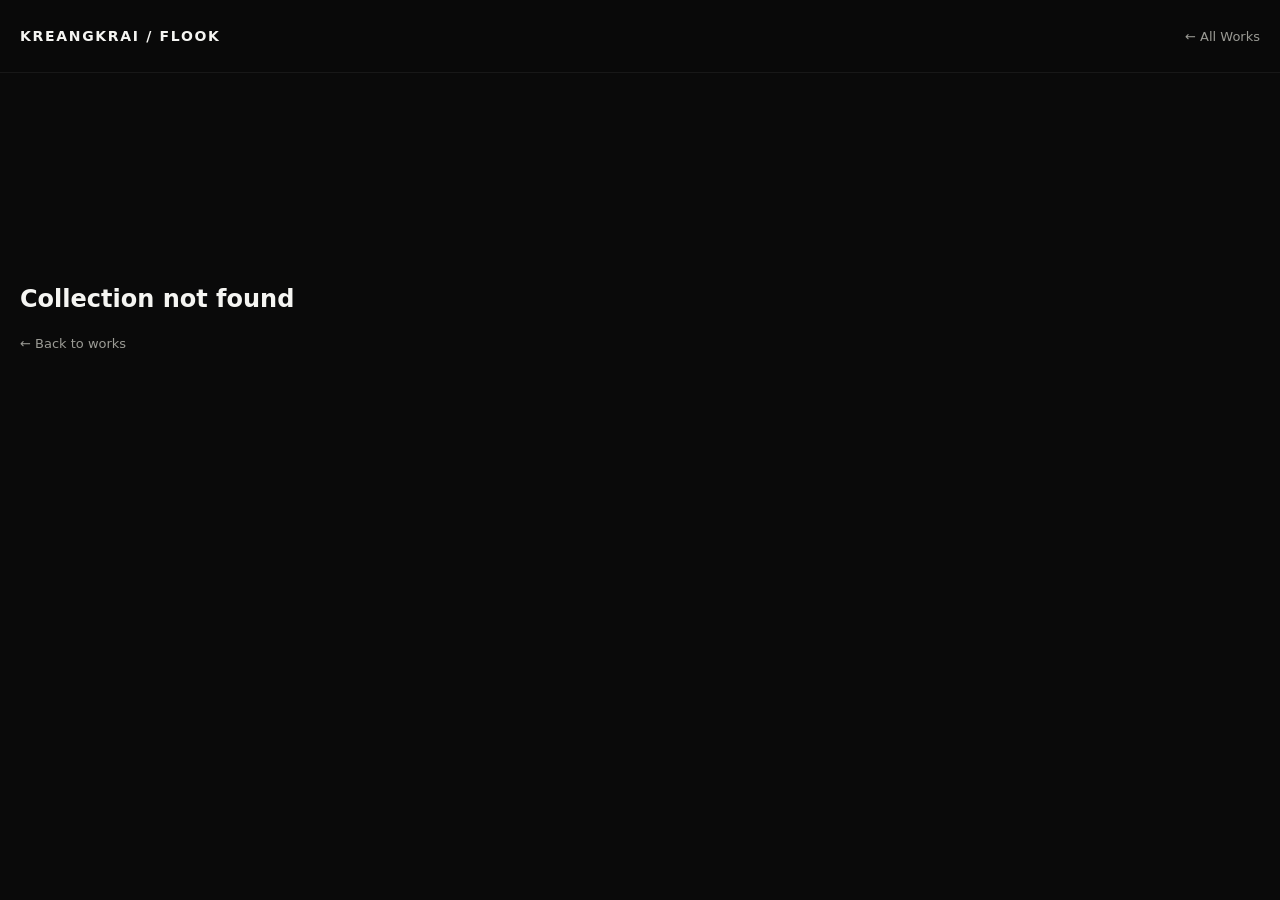
<file: collection.html>
<!DOCTYPE html><html lang="th"><head><meta charset="UTF-8"><meta name="viewport" content="width=device-width,initial-scale=1,viewport-fit=cover"><meta name="description" content="Curated portfolio collection — Kreangkrai Aupararot"><title>Portfolio Collection</title><link rel="stylesheet" href="styles.css"><link rel="stylesheet" href="homepage-v2.css"><link rel="stylesheet" href="archive-v2.css"></head><body><nav class="nav"><div class="wrap navin"><a class="brand" href="index.html">KREANGKRAI / FLOOK</a><a class="back" href="works.html">← All Works</a></div></nav><main id="app" class="project-page"></main><script src="collection.js" defer></script></body></html>
</file>
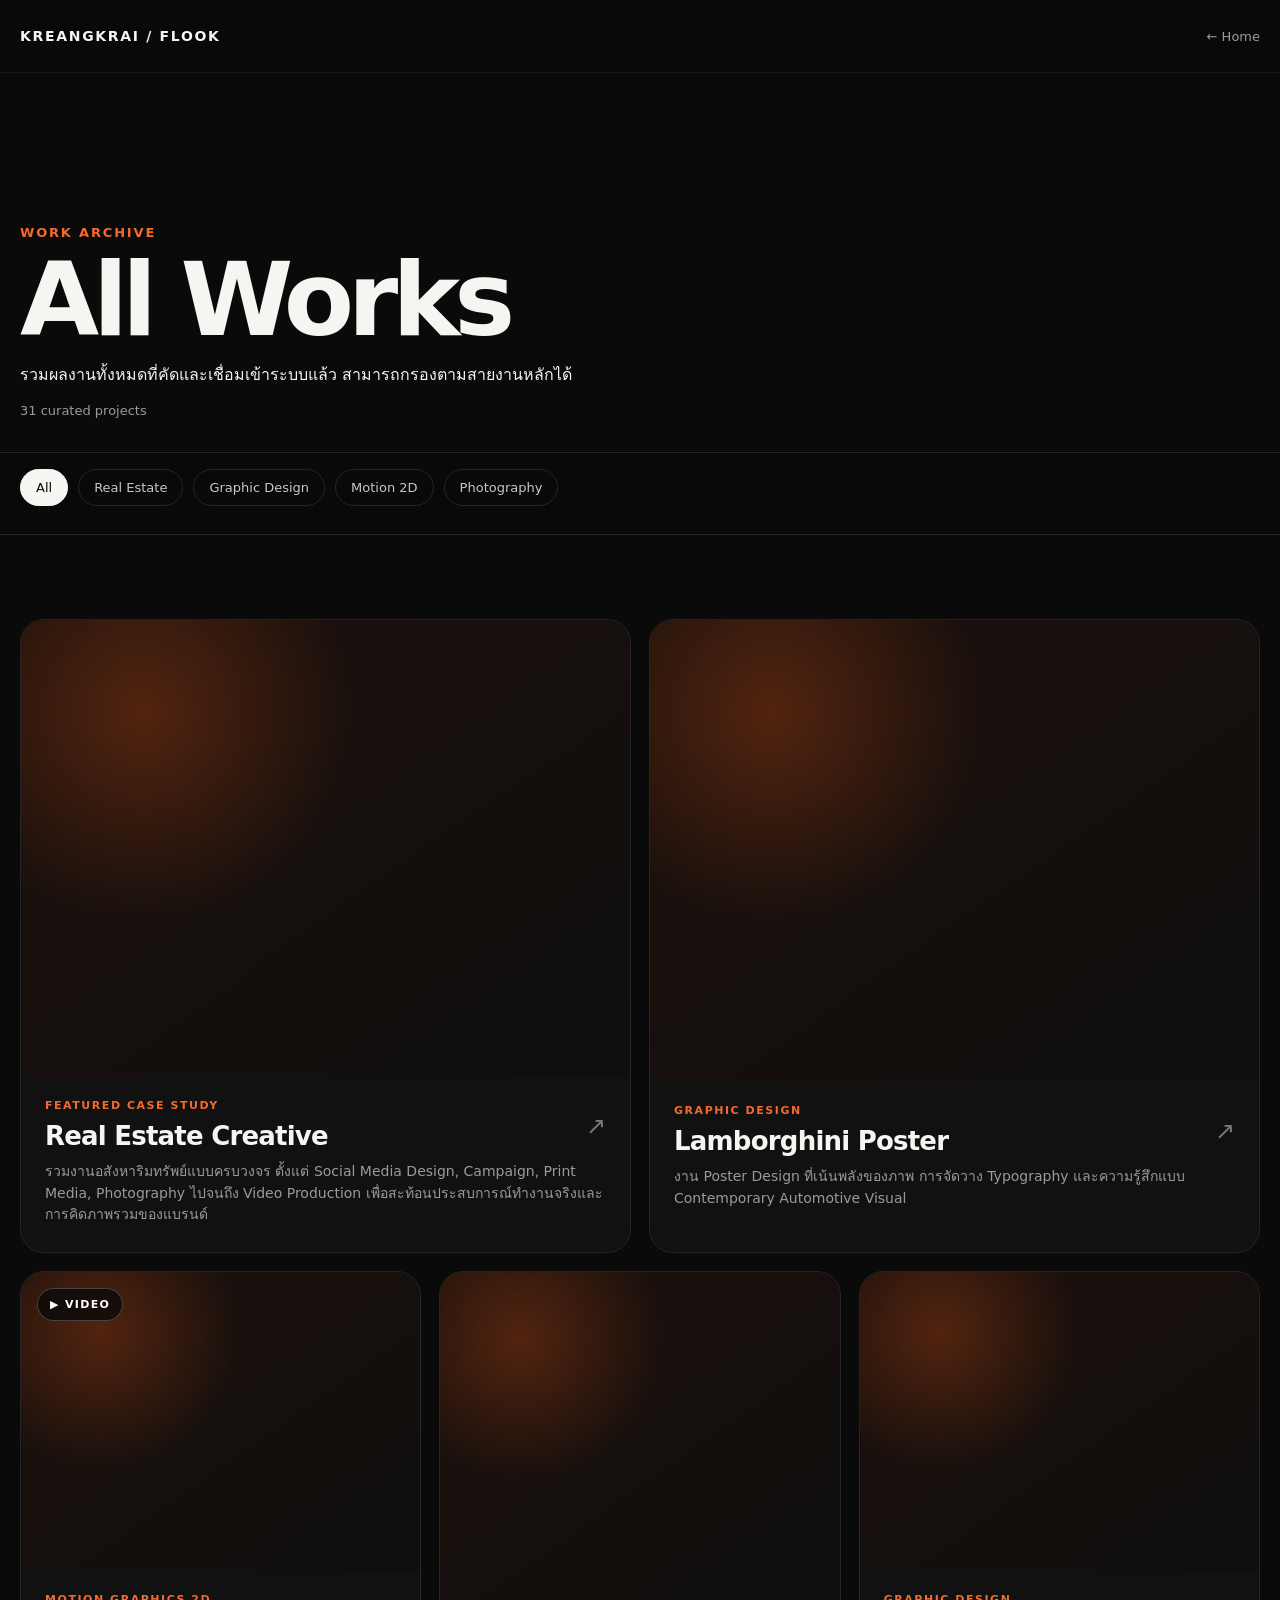
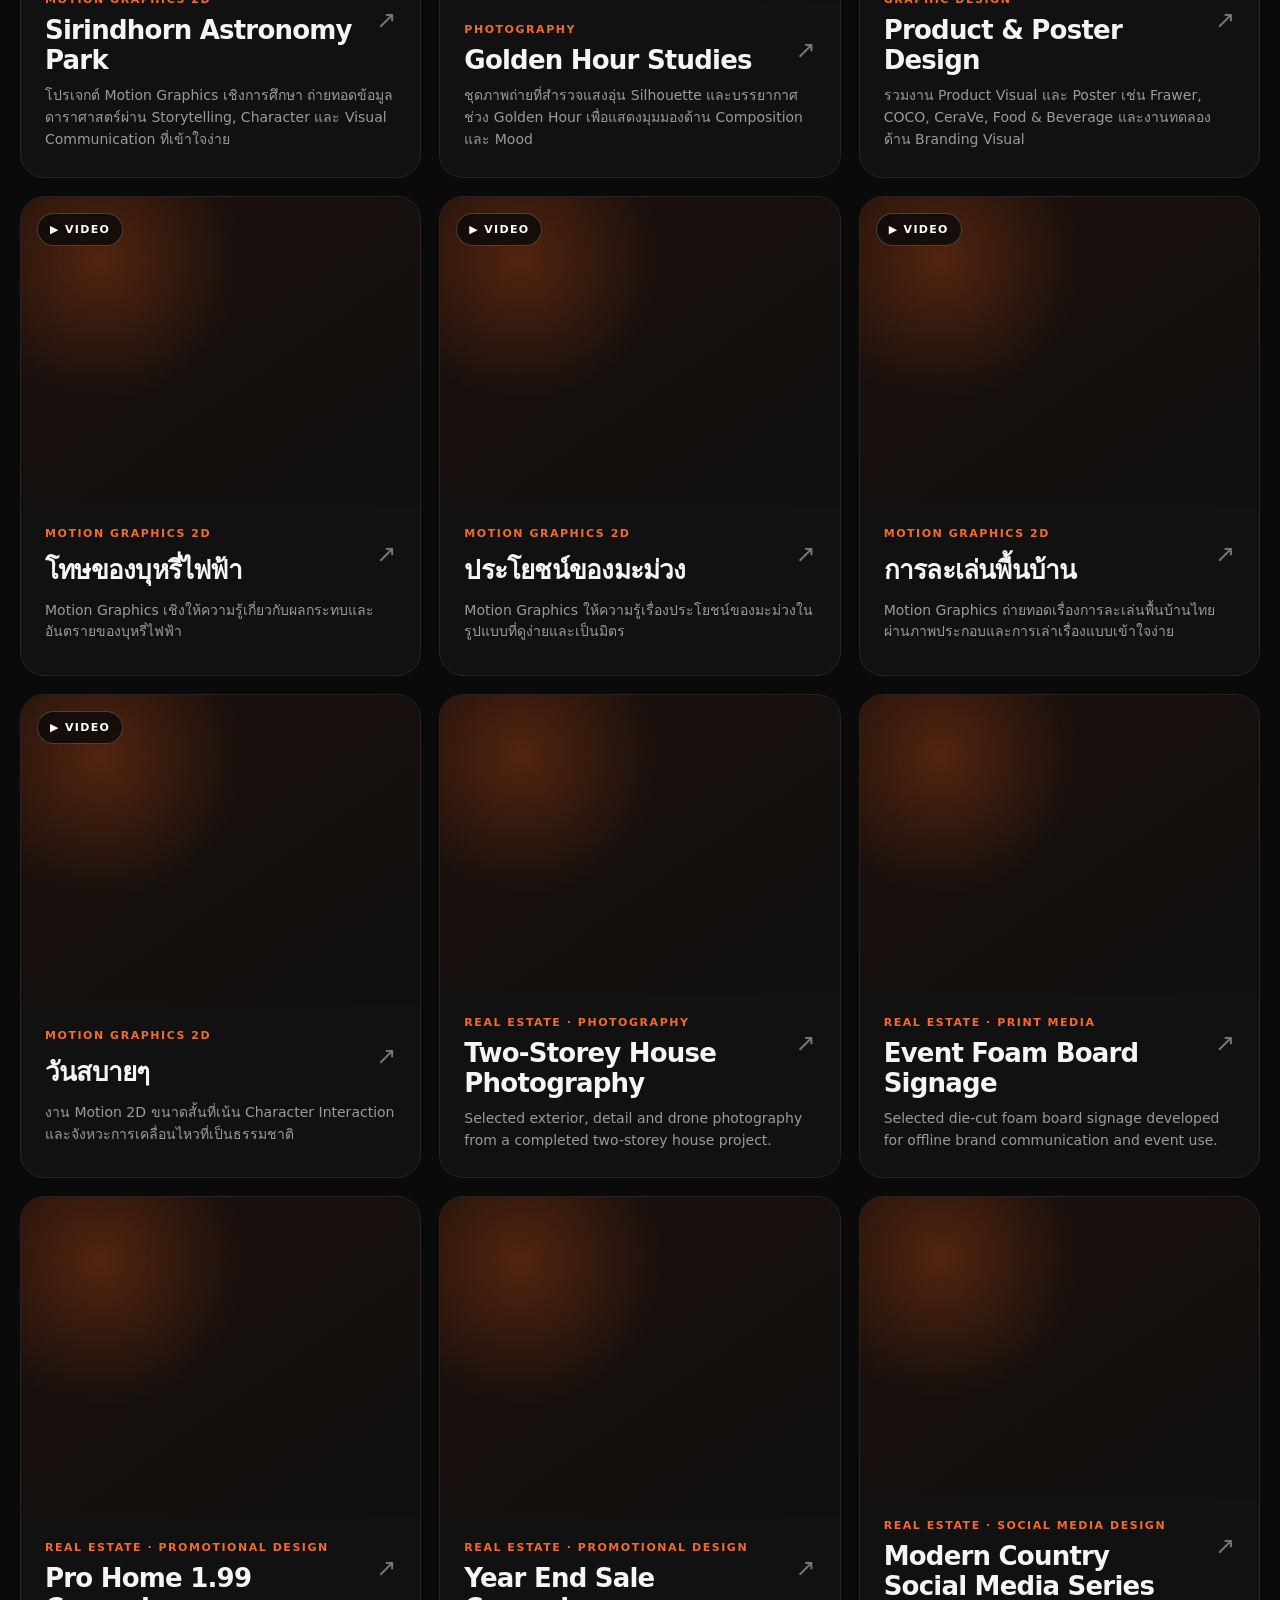
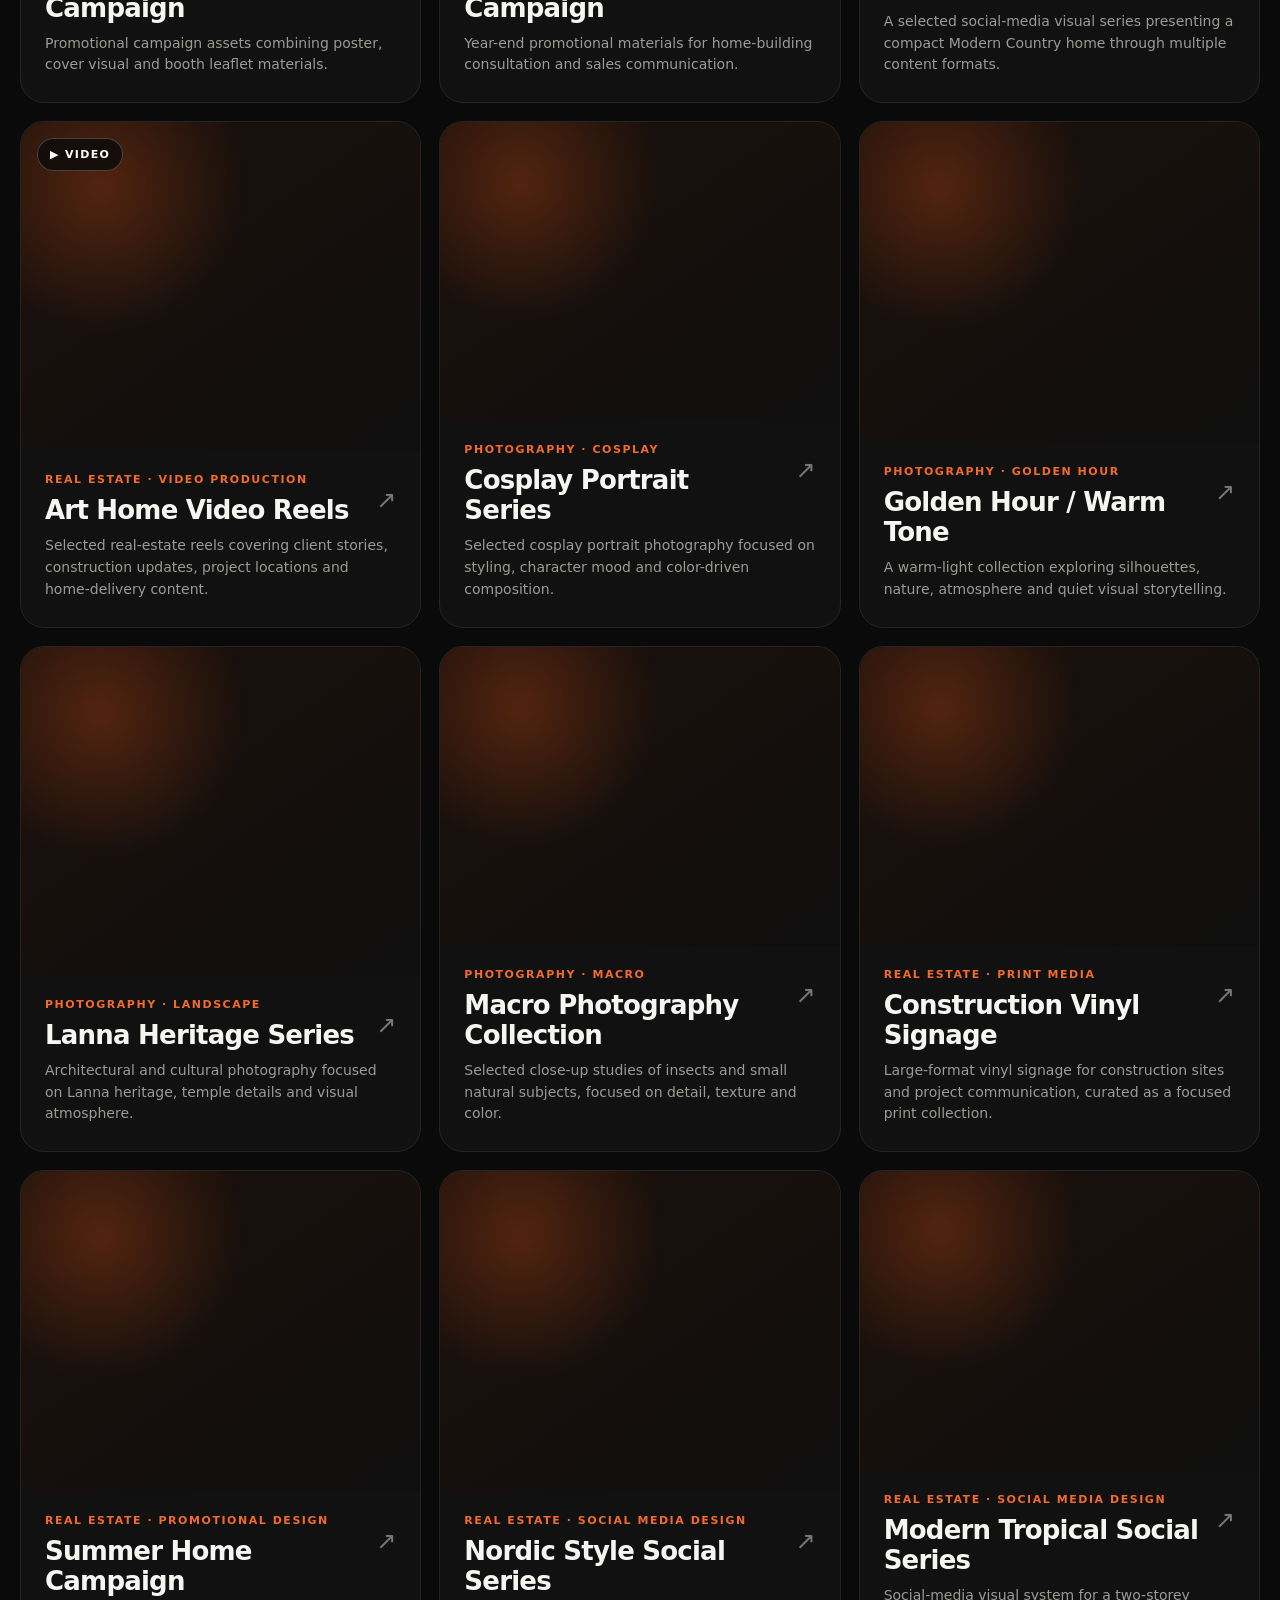
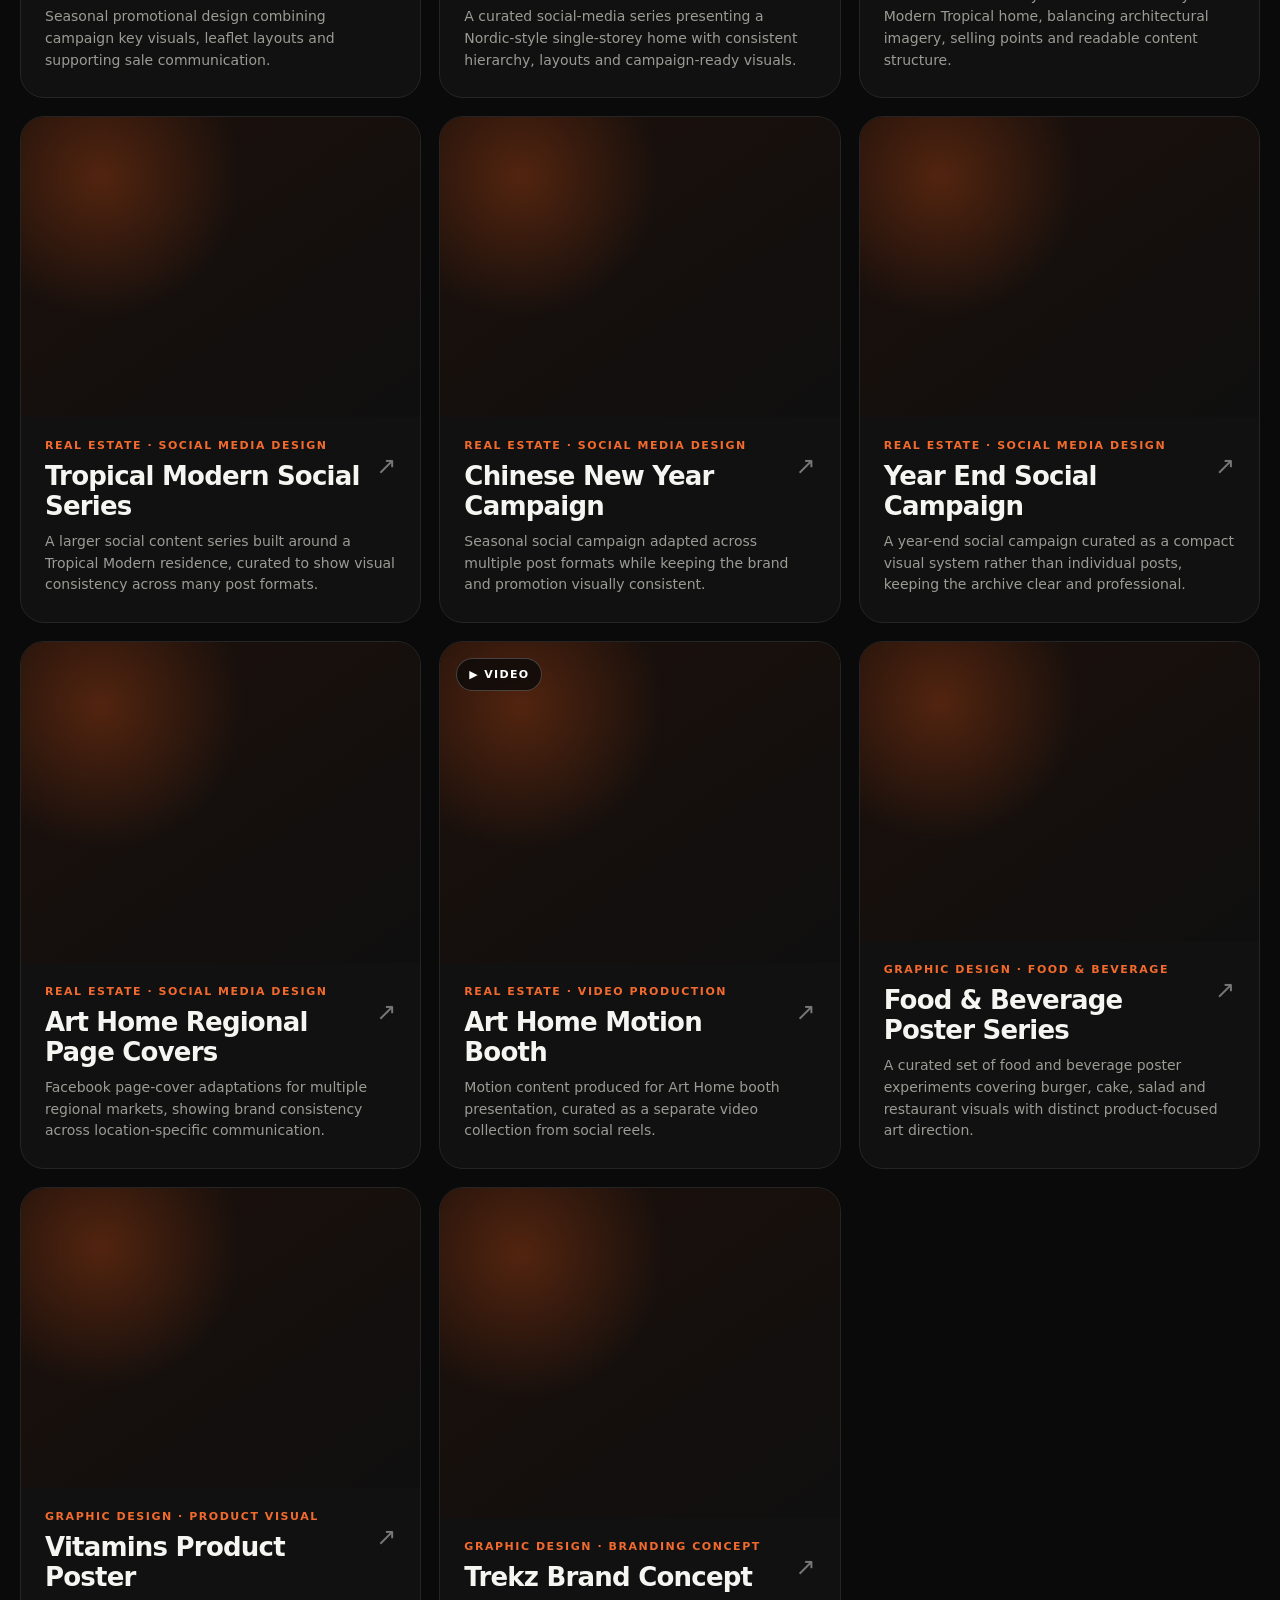
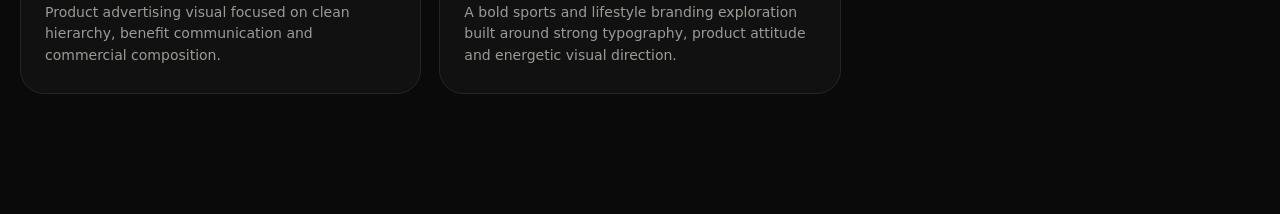
<file: works.html>
<!DOCTYPE html><html lang="th"><head><meta charset="UTF-8"><meta name="viewport" content="width=device-width,initial-scale=1,viewport-fit=cover"><meta name="description" content="All works — Kreangkrai Aupararot portfolio"><title>All Works — Kreangkrai Aupararot</title><link rel="stylesheet" href="styles.css"><link rel="stylesheet" href="homepage-v2.css"><link rel="stylesheet" href="archive-v2.css"></head><body><nav class="nav"><div class="wrap navin"><a class="brand" href="index.html">KREANGKRAI / FLOOK</a><a class="back" href="index.html#work">← Home</a></div></nav><main class="project-page"><section class="wrap project-hero archive-hero reveal"><div class="eyebrow">Work Archive</div><h1 id="pageTitle">All Works</h1><p id="pageIntro">เลือกดูผลงานตามหมวดหลักและหมวดย่อย โดยหน้า Home จะคงไว้เฉพาะ Selected Works เท่านั้น</p><div id="archiveCount" class="archive-count"></div></section><section class="filter-shell reveal"><div class="wrap"><div id="mainFilters" class="filter-row"></div><div id="subFilters" class="filter-row"></div></div></section><section class="wrap archive-overview-section"><div id="categoryOverview" class="category-overview" style="display:none"></div></section><section class="wrap section reveal" style="padding-top:42px"><div id="archiveGrid" class="archive-grid"></div><div id="emptyState" class="empty-state" style="display:none"><strong>ยังไม่มีงานที่เชื่อมเข้าหมวดนี้</strong><p>โครงหมวดถูกเตรียมไว้แล้ว และจะเพิ่ม Asset โดยไม่ทำให้หน้า Home รก</p></div></section></main><script src="works.js" defer></script></body></html>
</file>
<file: styles.css>
:root{--bg:#0a0a0a;--panel:#111;--text:#f5f5f2;--muted:#9b9b95;--line:#252525;--accent:#f26a2e;--max:1400px;--radius:24px}*{box-sizing:border-box}html{scroll-behavior:smooth}body{margin:0;background:var(--bg);color:var(--text);font-family:Inter,ui-sans-serif,system-ui,-apple-system,BlinkMacSystemFont,"Segoe UI",sans-serif;overflow-x:hidden}a{color:inherit;text-decoration:none}img{max-width:100%;display:block}.wrap{width:min(calc(100% - 40px),var(--max));margin:auto}.nav{position:sticky;top:0;z-index:50;border-bottom:1px solid rgba(255,255,255,.06);backdrop-filter:blur(18px);background:rgba(10,10,10,.82)}.navin{min-height:72px;display:flex;align-items:center;justify-content:space-between;gap:20px}.brand{font-size:14px;font-weight:700;letter-spacing:.12em;text-transform:uppercase;white-space:nowrap}.links{display:flex;gap:28px;color:#b8b8b4;font-size:14px}.links a:hover{color:#fff}.pill{border:1px solid var(--line);border-radius:999px;padding:10px 15px;font-size:13px;white-space:nowrap}.menu-btn{display:none;border:1px solid var(--line);background:#111;color:#fff;border-radius:999px;padding:9px 12px;font-size:13px}.mobile-menu{display:none;padding:0 0 16px}.mobile-menu a{display:block;padding:12px 0;border-top:1px solid var(--line);color:#c8c8c2}.mobile-menu.open{display:block}.hero{min-height:86vh;display:grid;grid-template-columns:minmax(0,1.25fr) minmax(280px,.75fr);align-items:end;padding:84px 0 64px;gap:64px}.eyebrow{color:var(--accent);font-size:13px;font-weight:700;letter-spacing:.14em;text-transform:uppercase}.hero h1{font-size:clamp(58px,8vw,132px);line-height:.86;letter-spacing:-.065em;margin:18px 0 26px}.hero p{max-width:680px;font-size:clamp(18px,2vw,26px);line-height:1.5;color:#b6b6b0}.portrait{align-self:center;justify-self:end;width:min(100%,420px);aspect-ratio:4/5;border-radius:28px;overflow:hidden;background:#161616;border:1px solid var(--line)}.portrait img{width:100%;height:100%;object-fit:cover}.marquee{border-top:1px solid var(--line);border-bottom:1px solid var(--line);padding:16px 0;overflow:hidden;white-space:nowrap;color:#c7c7c1}.marquee-track{display:inline-flex;gap:40px;min-width:max-content;animation:marquee 28s linear infinite;padding-left:20px}.marquee span{display:inline-block}@keyframes marquee{to{transform:translateX(-50%)}}.section{padding:120px 0}.section-head{display:flex;justify-content:space-between;gap:40px;align-items:end;margin-bottom:54px}.section-head h2{font-size:clamp(42px,6vw,86px);line-height:.95;letter-spacing:-.05em;margin:0}.section-head p{max-width:420px;color:var(--muted);line-height:1.7}.work-grid{display:grid;grid-template-columns:repeat(12,minmax(0,1fr));gap:18px}.card{position:relative;overflow:hidden;border-radius:var(--radius);background:var(--panel);border:1px solid var(--line);min-height:360px;display:flex;flex-direction:column;transition:transform .35s ease,border-color .35s ease}.card:hover{transform:translateY(-4px);border-color:#444}.card.big{grid-column:span 7;min-height:620px}.card.med{grid-column:span 5;min-height:620px}.card.small{grid-column:span 4;min-height:460px}.visual{flex:1;min-height:280px;position:relative;overflow:hidden;background:linear-gradient(135deg,#1b1b1b,#0e0e0e)}.visual img{width:100%;height:100%;object-fit:cover;transition:transform .35s cubic-bezier(.2,.8,.2,1)}.card:hover .visual img{transform:scale(1.03)}.visual.gradient-1{background:radial-gradient(circle at 20% 20%,#52240f,transparent 35%),linear-gradient(145deg,#1c100b,#0f0f0f)}.visual.gradient-2{background:radial-gradient(circle at 70% 20%,#222d54,transparent 35%),linear-gradient(145deg,#10131c,#0f0f0f)}.visual.gradient-3{background:radial-gradient(circle at 30% 70%,#5b4e14,transparent 35%),linear-gradient(145deg,#17150b,#0f0f0f)}.ghost{position:absolute;inset:auto 24px 20px;font-size:clamp(34px,4vw,72px);font-weight:800;letter-spacing:-.05em;color:rgba(255,255,255,.12)}.meta{padding:22px 24px 26px}.kicker{color:var(--accent);font-size:11px;letter-spacing:.14em;text-transform:uppercase;font-weight:700}.meta-head{display:flex;align-items:flex-start;justify-content:space-between;gap:16px}.meta h3{font-size:26px;margin:9px 0 10px;letter-spacing:-.03em}.meta p{margin:0;color:var(--muted);line-height:1.55;font-size:14px}.arrow{font-size:24px;color:#777;transition:.3s}.card:hover .arrow{color:var(--accent);transform:translateX(4px)}.categories{display:grid;grid-template-columns:repeat(4,minmax(0,1fr));gap:14px}.cat{padding:28px;border:1px solid var(--line);border-radius:20px;background:#0e0e0e;min-height:220px;display:flex;flex-direction:column;justify-content:space-between;transition:.35s}.cat:hover{transform:translateY(-4px);border-color:#444}.cat .num{font-size:12px;color:var(--muted)}.cat h3{font-size:28px;letter-spacing:-.04em;margin:0}.cat p{color:var(--muted);font-size:14px;line-height:1.6}.about{display:grid;grid-template-columns:1fr 1fr;gap:80px}.about h2{font-size:clamp(48px,7vw,96px);line-height:.93;letter-spacing:-.055em;margin:0}.about-copy{font-size:20px;line-height:1.65;color:#c4c4be}.skills{display:flex;flex-wrap:wrap;gap:10px;margin-top:28px}.skills span{padding:10px 14px;border-radius:999px;border:1px solid var(--line);color:#bbb;font-size:13px}.contact{padding:110px 0 50px;border-top:1px solid var(--line)}.contact h2{font-size:clamp(54px,9vw,128px);line-height:.9;letter-spacing:-.06em;margin:0 0 30px}.contact-row{display:flex;justify-content:space-between;align-items:end;gap:30px}.contact a.mail{font-size:clamp(20px,3vw,36px);border-bottom:1px solid #555;overflow-wrap:anywhere}.footer{display:flex;justify-content:space-between;color:#777;font-size:12px;padding:34px 0 18px}.reveal{opacity:0;transform:translateY(18px);transition:opacity .4s ease,transform .4s ease}.reveal.show{opacity:1;transform:none}.cursor{position:fixed;left:0;top:0;width:64px;height:64px;border-radius:50%;background:#fff;color:#000;display:none;align-items:center;justify-content:center;font-size:10px;font-weight:800;letter-spacing:.08em;pointer-events:none;z-index:100;transform:translate(-50%,-50%);mix-blend-mode:difference}.cursor.active{display:flex}.progress{position:fixed;top:0;left:0;height:2px;background:var(--accent);width:0;z-index:120}.project-page{padding-top:72px}.project-hero{padding:80px 0 44px}.project-hero h1{font-size:clamp(48px,8vw,110px);line-height:.9;letter-spacing:-.06em;margin:14px 0}.project-cover{aspect-ratio:16/10;border-radius:28px;overflow:hidden;border:1px solid var(--line);background:#121212}.project-cover img{width:100%;height:100%;object-fit:cover;transition:transform .35s}.project-grid{display:grid;grid-template-columns:1fr 2fr;gap:64px;padding:88px 0}.project-meta{display:grid;grid-template-columns:1fr 1fr;gap:26px}.project-copy{font-size:clamp(24px,3vw,42px);line-height:1.15}.process{border-block:1px solid var(--line);background:#0d0d0d;padding:88px 0}.process-grid{display:grid;grid-template-columns:1fr 1.5fr;gap:80px}.gallery{display:grid;grid-template-columns:repeat(12,1fr);gap:18px;padding:90px 0}.media{grid-column:span 6;border-radius:24px;overflow:hidden;border:1px solid var(--line);background:#111}.media.wide{grid-column:span 12}.media img{width:100%;height:100%;object-fit:cover;transition:transform .35s}.media:hover img{transform:scale(1.03)}.next{padding:90px 0}.next a{display:flex;justify-content:space-between;gap:20px;align-items:end;border-bottom:1px solid var(--line);padding-bottom:24px}.next h2{font-size:clamp(40px,7vw,90px);margin:0}.back{font-size:13px;color:var(--muted)}@media(max-width:1100px){.hero{grid-template-columns:1fr .72fr;gap:40px}.card.big{grid-column:span 12;min-height:560px}.card.med{grid-column:span 7;min-height:520px}.card.small{grid-column:span 5;min-height:520px}.categories{grid-template-columns:repeat(2,1fr)}.about{gap:50px}.project-grid,.process-grid{gap:44px}}@media(max-width:820px){.links,.pill{display:none}.menu-btn{display:inline-flex}.hero{grid-template-columns:1fr;min-height:auto;padding:54px 0 56px;gap:34px}.portrait{justify-self:start;width:min(72vw,430px);order:-1}.hero h1{font-size:clamp(50px,11vw,86px)}.section{padding:84px 0}.section-head{align-items:start;flex-direction:column;margin-bottom:38px}.card.big,.card.med,.card.small{grid-column:span 12;min-height:500px}.about,.project-grid,.process-grid{grid-template-columns:1fr;gap:30px}.contact-row{align-items:start;flex-direction:column}.project-grid{padding:64px 0}.project-hero{padding-top:54px}.media{grid-column:span 12}.gallery{padding:64px 0}.project-cover{border-radius:20px}}@media(max-width:560px){.wrap{width:min(calc(100% - 24px),var(--max))}.navin{min-height:64px}.brand{font-size:12px}.hero{padding-top:34px}.portrait{width:100%;max-width:none;border-radius:20px}.hero h1{font-size:clamp(46px,15vw,68px)}.hero p{font-size:17px}.marquee{padding:12px 0}.marquee-track{gap:28px;font-size:13px}.section{padding:68px 0}.section-head h2{font-size:44px}.card.big,.card.med,.card.small{min-height:430px;border-radius:18px}.visual{min-height:240px}.meta{padding:18px}.meta h3{font-size:23px}.categories{grid-template-columns:1fr}.cat{min-height:180px;padding:22px}.about-copy{font-size:17px}.contact{padding-top:72px}.footer{gap:20px;flex-direction:column}.project-meta{grid-template-columns:1fr}.project-copy{font-size:26px}.process{padding:64px 0}.media{border-radius:18px}.next{padding:64px 0}}@media(hover:none),(pointer:coarse){.card:hover,.cat:hover,.media:hover{transform:none}.card:hover .visual img,.media:hover img{transform:none}.arrow{transform:none!important}.cursor{display:none!important}}@media(prefers-reduced-motion:reduce){html{scroll-behavior:auto}*,*::before,*::after{animation-duration:.01ms!important;animation-iteration-count:1!important;transition-duration:.01ms!important}.reveal{opacity:1;transform:none}.cursor{display:none!important}}
</file>
<file: homepage-v2.css>
.hero-copy{align-self:end}.hero-actions{display:flex;flex-wrap:wrap;gap:12px;margin-top:28px}.pill.primary{background:var(--text);color:var(--bg);border-color:var(--text)}.motion-gateway{margin-top:28px;padding:34px;border:1px solid var(--line);border-radius:24px;background:linear-gradient(135deg,rgba(242,106,46,.12),rgba(255,255,255,.02));display:flex;align-items:end;justify-content:space-between;gap:40px}.motion-gateway h3{font-size:clamp(34px,4vw,58px);margin:10px 0 12px;letter-spacing:-.045em}.motion-gateway p{max-width:680px;color:var(--muted);line-height:1.7;margin:0}.software-grid{display:grid;grid-template-columns:repeat(3,minmax(0,1fr));gap:14px}.software-card{min-height:150px;border:1px solid var(--line);border-radius:20px;background:#0f0f0f;padding:24px;display:flex;align-items:center;gap:18px;transition:transform .35s ease,border-color .35s ease}.software-card:hover{transform:translateY(-3px);border-color:#444}.software-card img{width:52px;height:52px;object-fit:contain;flex:0 0 52px}.software-logo-fallback{width:52px;height:52px;flex:0 0 52px;border-radius:12px;border:1px solid #3a3a3a;background:#171717;display:grid;place-items:center;font-weight:800;font-size:18px;letter-spacing:-.04em;color:#f5f5f2}.software-card strong{display:block;font-size:18px}.software-card span{display:block;color:var(--muted);font-size:13px;line-height:1.5;margin-top:6px}.software-card .software-logo-fallback{color:#f5f5f2;margin-top:0}.about-copy{max-width:760px}.contact-row>div{color:var(--muted);line-height:1.7}@media(max-width:1100px){.software-grid{grid-template-columns:repeat(2,1fr)}}@media(max-width:820px){.hero-actions .pill{display:inline-flex}.motion-gateway{align-items:flex-start;flex-direction:column}.software-grid{grid-template-columns:1fr 1fr}}@media(max-width:560px){.hero-actions{gap:8px}.hero-actions .pill{width:100%;justify-content:center;text-align:center}.motion-gateway{padding:24px;border-radius:18px}.software-grid{grid-template-columns:1fr}.software-card{min-height:120px;padding:20px}.software-card img,.software-logo-fallback{width:44px;height:44px;flex-basis:44px}}@media(hover:none),(pointer:coarse){.software-card:hover{transform:none}}
</file>
<file: archive-v2.css>
.archive-hero{padding-bottom:34px}.filter-shell{position:sticky;top:72px;z-index:25;background:rgba(10,10,10,.92);backdrop-filter:blur(16px);border-block:1px solid var(--line);padding:16px 0}.filter-row{display:flex;flex-wrap:wrap;gap:10px}.filter-row+.filter-row{margin-top:12px}.filter-btn{appearance:none;border:1px solid var(--line);background:transparent;color:#c8c8c2;border-radius:999px;padding:10px 15px;font:inherit;font-size:13px;cursor:pointer;transition:background .3s ease,color .3s ease,border-color .3s ease,transform .3s ease}.filter-btn:hover{border-color:#555;transform:translateY(-1px)}.filter-btn.is-active{background:#f5f5f2;color:#0a0a0a;border-color:#f5f5f2}.archive-overview-section{padding-top:42px}.category-overview{grid-template-columns:repeat(5,minmax(0,1fr));gap:14px}.overview-card{appearance:none;text-align:left;border:1px solid var(--line);background:linear-gradient(180deg,#111,#0d0d0d);color:var(--text);border-radius:22px;padding:24px;min-height:250px;display:flex;flex-direction:column;justify-content:space-between;cursor:pointer;transition:transform .35s ease,border-color .35s ease,background .35s ease}.overview-card:hover{transform:translateY(-4px);border-color:#4a4a4a;background:#131313}.overview-index{font-size:12px;color:var(--muted);letter-spacing:.12em}.overview-card h3{font-size:clamp(22px,2vw,30px);letter-spacing:-.035em;margin:0 0 12px}.overview-card p{font-size:13px;line-height:1.6;color:var(--muted);margin:0 0 18px}.overview-card small{font-size:12px;color:var(--accent)}.archive-grid{display:grid;grid-template-columns:repeat(12,minmax(0,1fr));gap:18px}.archive-card{grid-column:span 4;min-height:480px}.archive-card.featured{grid-column:span 6;min-height:580px}.archive-card .visual{aspect-ratio:4/3;min-height:0}.archive-card .meta{min-height:170px}.media-badge{position:absolute;z-index:2;left:16px;top:16px;padding:9px 12px;border-radius:999px;background:rgba(10,10,10,.78);border:1px solid rgba(255,255,255,.22);backdrop-filter:blur(10px);font-size:11px;font-weight:800;letter-spacing:.12em;color:#fff}.collection-hero{padding-bottom:42px}.collection-cover{aspect-ratio:16/9}.collection-gallery{display:grid;grid-template-columns:repeat(12,minmax(0,1fr));gap:18px;padding:72px 0 110px}.collection-gallery .media{grid-column:span 6;aspect-ratio:4/3}.collection-gallery .media.wide{grid-column:span 12;aspect-ratio:16/9}.collection-gallery .media img{width:100%;height:100%;object-fit:cover}.collection-info{display:grid;grid-template-columns:minmax(220px,.65fr) 1.35fr;gap:64px;padding:72px 0;border-bottom:1px solid var(--line)}.collection-info .project-meta{align-content:start}.collection-info .project-copy{font-size:clamp(24px,3vw,40px);line-height:1.2}.video-shell{border:1px solid var(--line);border-radius:24px;overflow:hidden;background:#0d0d0d}.video-frame{aspect-ratio:16/9;background:#000}.video-frame iframe{width:100%;height:100%;border:0}.video-meta{display:flex;justify-content:space-between;gap:24px;align-items:end;padding:24px}.video-meta h2{margin:8px 0 0;font-size:clamp(30px,4vw,52px);letter-spacing:-.04em}.archive-count{color:var(--muted);font-size:13px;margin-top:14px}.empty-state{grid-column:1/-1;padding:40px;border:1px dashed var(--line);border-radius:20px;color:var(--muted)}@media(max-width:1200px){.category-overview{grid-template-columns:repeat(3,1fr)}}@media(max-width:1100px){.archive-card,.archive-card.featured{grid-column:span 6}.collection-info{grid-template-columns:1fr;gap:34px}}@media(max-width:820px){.filter-shell{top:64px}.category-overview{grid-template-columns:repeat(2,1fr)}.overview-card{min-height:210px}.archive-card,.archive-card.featured{grid-column:span 12;min-height:440px}.archive-card .meta{min-height:auto}.collection-gallery .media,.collection-gallery .media.wide{grid-column:span 12;aspect-ratio:4/3}.collection-gallery .media.wide{aspect-ratio:16/10}.video-meta{align-items:flex-start;flex-direction:column}}@media(max-width:560px){.filter-shell{overflow-x:auto}.filter-row{flex-wrap:nowrap;width:max-content}.archive-overview-section{padding-top:28px}.category-overview{grid-template-columns:1fr}.overview-card{min-height:170px;padding:20px}.archive-card,.archive-card.featured{min-height:400px}.collection-gallery{padding:52px 0 72px;gap:12px}.collection-gallery .media{border-radius:16px}.collection-info{padding:52px 0}.video-shell{border-radius:18px}.media-badge{left:12px;top:12px;padding:8px 10px}}@media(hover:none),(pointer:coarse){.filter-btn:hover,.overview-card:hover{transform:none}}
</file>
